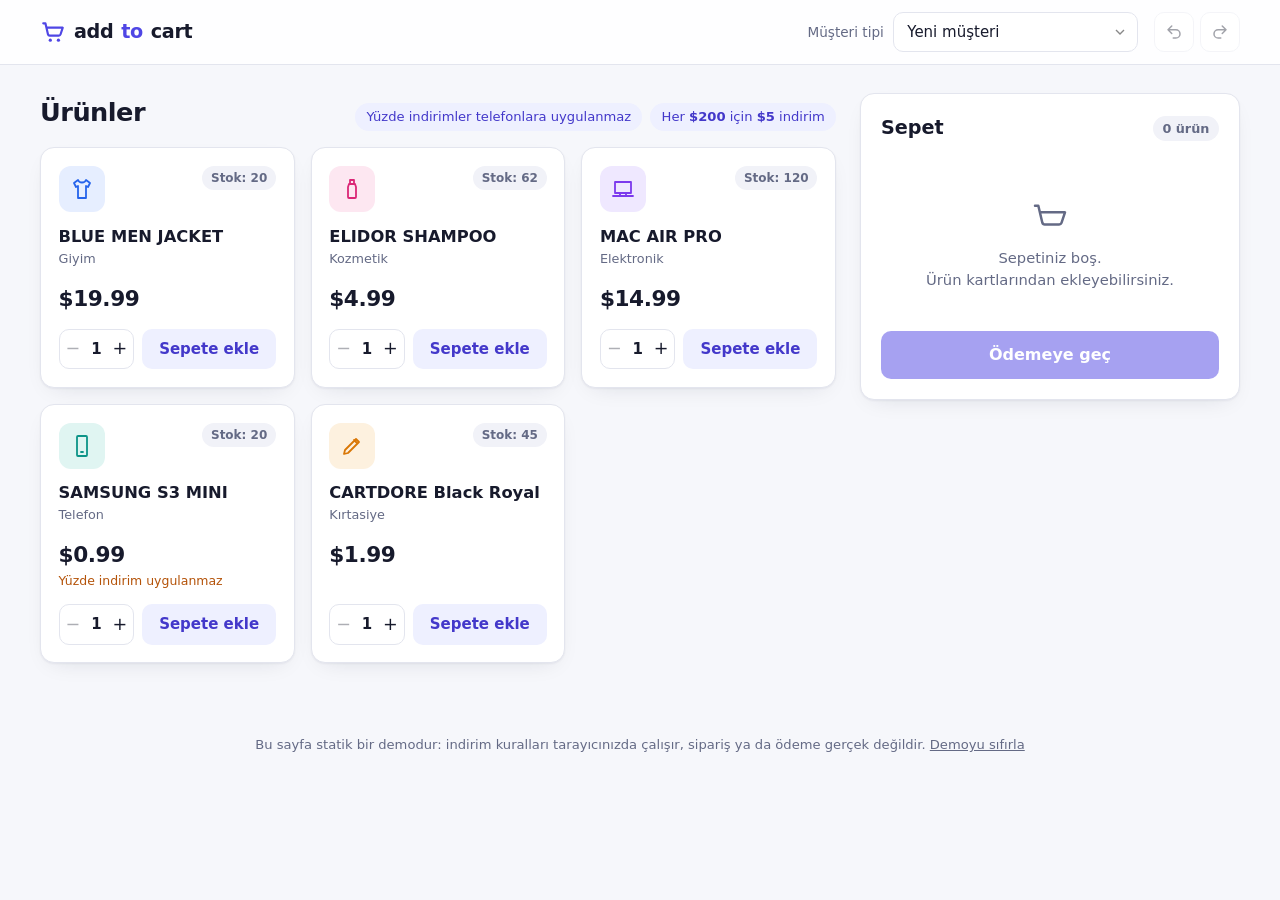
<file: docs/index.html>
<!DOCTYPE html>
<html lang="tr">
<head>
  <meta charset="utf-8">
  <meta name="viewport" content="width=device-width, initial-scale=1">
  <title>Add To Cart</title>
  <link rel="icon" href="favicon.svg" type="image/svg+xml">
  <link rel="stylesheet" href="app.css">
</head>
<body>
  <header class="topbar">
    <div class="wrap topbar-inner">
      <a class="brand" href="./">
        <svg viewBox="0 0 24 24" width="26" height="26" aria-hidden="true"><path d="M3 4h2l2.4 10.2a1.5 1.5 0 0 0 1.5 1.1h8.6a1.5 1.5 0 0 0 1.4-1l2.1-6.3H6.2" fill="none" stroke="currentColor" stroke-width="2" stroke-linecap="round" stroke-linejoin="round"/><circle cx="9.5" cy="19.5" r="1.5" fill="currentColor"/><circle cx="17" cy="19.5" r="1.5" fill="currentColor"/></svg>
        add<span>to</span>cart
      </a>

      <label class="customer">
        <span class="customer-label">Müşteri tipi</span>
        <select id="customer">
          <option value="GOLD">Gold kart · %30</option>
          <option value="SILVER">Silver kart · %20</option>
          <option value="AFFILIATE">Mağaza çalışanı · %10</option>
          <option value="LOYAL">2 yıldan eski müşteri · %5</option>
          <option value="NEW">Yeni müşteri</option>
        </select>
      </label>

      <div class="history" role="group" aria-label="Geçmiş">
        <button class="icon-btn" id="undo" type="button" title="Geri al (Ctrl+Z)" aria-label="Geri al">
          <svg viewBox="0 0 24 24" width="18" height="18" aria-hidden="true"><path d="M9 14 4 9l5-5M4 9h10.5a5.5 5.5 0 0 1 0 11H11" fill="none" stroke="currentColor" stroke-width="2" stroke-linecap="round" stroke-linejoin="round"/></svg>
        </button>
        <button class="icon-btn" id="redo" type="button" title="Yinele (Ctrl+Y)" aria-label="Yinele">
          <svg viewBox="0 0 24 24" width="18" height="18" aria-hidden="true"><path d="m15 14 5-5-5-5M20 9H9.5a5.5 5.5 0 0 0 0 11H13" fill="none" stroke="currentColor" stroke-width="2" stroke-linecap="round" stroke-linejoin="round"/></svg>
        </button>
      </div>
    </div>
  </header>

  <main class="wrap layout">
    <section aria-labelledby="products-title">
      <div class="section-head">
        <h1 id="products-title">Ürünler</h1>
        <ul class="rules">
          <li>Yüzde indirimler telefonlara uygulanmaz</li>
          <li>Her <strong>$200</strong> için <strong>$5</strong> indirim</li>
        </ul>
      </div>
      <ul class="products" id="products" aria-live="polite"></ul>
    </section>

    <aside class="cart" id="cart" aria-labelledby="cart-title">
      <div class="cart-head">
        <h2 id="cart-title">Sepet</h2>
        <span class="pill" id="cart-count">0 ürün</span>
      </div>
      <ul class="cart-items" id="cart-items"></ul>
      <div class="cart-empty" id="cart-empty">
        <svg viewBox="0 0 24 24" width="40" height="40" aria-hidden="true"><path d="M3 4h2l2.4 10.2a1.5 1.5 0 0 0 1.5 1.1h8.6a1.5 1.5 0 0 0 1.4-1l2.1-6.3H6.2" fill="none" stroke="currentColor" stroke-width="1.5" stroke-linecap="round" stroke-linejoin="round"/></svg>
        <p>Sepetiniz boş.<br>Ürün kartlarından ekleyebilirsiniz.</p>
      </div>

      <dl class="totals" id="totals" hidden>
        <div><dt>Ara toplam</dt><dd id="t-subtotal"></dd></div>
        <div class="discount" id="row-user"><dt id="t-user-label">Üye indirimi</dt><dd id="t-user"></dd></div>
        <div class="discount" id="row-bill"><dt>$200 indirimi</dt><dd id="t-bill"></dd></div>
        <div class="grand"><dt>Ödenecek tutar</dt><dd id="t-total"></dd></div>
      </dl>
      <p class="hint" id="hint" hidden></p>

      <button class="btn btn-primary btn-block" id="checkout" type="button" disabled>Ödemeye geç</button>
    </aside>
  </main>

  <dialog class="modal" id="checkout-modal" aria-labelledby="checkout-title">
    <form id="checkout-form" class="modal-body" novalidate>
      <div class="modal-head">
        <h2 id="checkout-title">Ödeme</h2>
        <button class="icon-btn" type="button" data-close aria-label="Kapat">
          <svg viewBox="0 0 24 24" width="18" height="18" aria-hidden="true"><path d="M6 6l12 12M18 6 6 18" stroke="currentColor" stroke-width="2" stroke-linecap="round"/></svg>
        </button>
      </div>

      <label class="field">
        <span>Adınız</span>
        <input id="name" type="text" autocomplete="name" placeholder="Misafir">
      </label>

      <fieldset class="field">
        <legend>Ödeme yöntemi</legend>
        <div class="choice">
          <label><input type="radio" name="payment" value="card" checked><span>Kredi kartı</span></label>
          <label><input type="radio" name="payment" value="cod"><span>Kapıda ödeme</span></label>
        </div>
      </fieldset>

      <label class="field" id="card-field">
        <span>Kart numarası</span>
        <input id="card" type="text" inputmode="numeric" autocomplete="cc-number" placeholder="4111 1111 1111 1111" maxlength="23">
        <small>Test için 4111 1111 1111 1111 kullanabilirsiniz.</small>
      </label>

      <p class="form-error" id="checkout-error" role="alert" hidden></p>

      <div class="modal-total">
        <span>Ödenecek tutar</span>
        <strong id="modal-total"></strong>
      </div>
      <button class="btn btn-primary btn-block" type="submit" id="pay">Ödemeyi tamamla</button>
    </form>

    <div class="modal-body receipt" id="receipt" hidden>
      <div class="receipt-check" aria-hidden="true">
        <svg viewBox="0 0 24 24" width="30" height="30"><path d="m5 12.5 4.5 4.5L19 7.5" fill="none" stroke="currentColor" stroke-width="2.5" stroke-linecap="round" stroke-linejoin="round"/></svg>
      </div>
      <h2>Siparişiniz alındı</h2>
      <p class="muted" id="receipt-payment"></p>
      <div class="invoice">
        <div class="invoice-meta">
          <span>Fatura</span><code id="receipt-id"></code>
          <span>Müşteri</span><strong id="receipt-customer"></strong>
        </div>
        <table>
          <thead><tr><th>Ürün</th><th class="num">Adet</th><th class="num">Tutar</th></tr></thead>
          <tbody id="receipt-items"></tbody>
        </table>
        <dl class="totals" id="receipt-totals"></dl>
      </div>
      <button class="btn btn-primary btn-block" type="button" data-close>Yeni alışveriş</button>
    </div>
  </dialog>

  <div class="mobile-bar" id="mobile-bar" hidden>
    <div><small id="mobile-count"></small><strong id="mobile-total"></strong></div>
    <a class="btn btn-primary" href="#cart">Sepete git</a>
  </div>

  <footer class="wrap muted" style="padding: 1.5rem 0 5rem; font-size: 0.82rem; text-align: center;">
    Bu sayfa statik bir demodur: indirim kuralları tarayıcınızda çalışır, sipariş ya da ödeme gerçek değildir.
    <a href="#" data-demo-reset style="color: inherit;">Demoyu sıfırla</a>
  </footer>

  <div class="toasts" id="toasts" aria-live="polite"></div>

  <!-- Pages demosu: /api/* isteklerini tarayıcıda yanıtlar (bkz. demo-api.js). -->
  <script src="demo-api.js"></script>
  <script src="app.js"></script>
</body>
</html>
</file>
<file: docs/app.css>
:root {
  --bg: #f6f7fb;
  --surface: #ffffff;
  --surface-2: #f1f2f8;
  --line: #e3e5ee;
  --text: #171a2c;
  --muted: #646a85;
  --accent: #4f46e5;
  --accent-strong: #4338ca;
  --accent-soft: #eef0ff;
  --on-accent: #ffffff;
  --success: #0f9d6b;
  --success-soft: #e5f7f0;
  --warn: #b45309;
  --warn-soft: #fff4e0;
  --danger: #c2334d;
  --radius: 14px;
  --shadow: 0 1px 2px rgba(20, 24, 50, 0.05), 0 8px 24px -12px rgba(20, 24, 50, 0.15);
  --font: ui-sans-serif, system-ui, -apple-system, "Segoe UI", Roboto, "Helvetica Neue", Arial, sans-serif;
  color-scheme: light;
}

@media (prefers-color-scheme: dark) {
  :root {
    --bg: #0f1120;
    --surface: #171a2e;
    --surface-2: #1f2340;
    --line: #2b3054;
    --text: #eceefa;
    --muted: #9aa0c0;
    --accent: #8b85ff;
    --accent-strong: #a19cff;
    --accent-soft: #25264f;
    --on-accent: #0f1120;
    --success: #3ccf98;
    --success-soft: #133a2f;
    --warn: #f3b05a;
    --warn-soft: #3a2c16;
    --danger: #ff7b93;
    --shadow: 0 1px 2px rgba(0, 0, 0, 0.3), 0 10px 30px -14px rgba(0, 0, 0, 0.6);
    color-scheme: dark;
  }
}

*, *::before, *::after { box-sizing: border-box; }
body { margin: 0; background: var(--bg); color: var(--text); font: 15px/1.5 var(--font); -webkit-font-smoothing: antialiased; }
h1, h2, p, ul, dl, dd { margin: 0; }
ul { list-style: none; padding: 0; }
button, input, select { font: inherit; color: inherit; }
:focus-visible { outline: 3px solid color-mix(in srgb, var(--accent) 55%, transparent); outline-offset: 2px; }
[hidden] { display: none !important; }

.wrap { width: min(1200px, 100% - 2rem); margin-inline: auto; }
.muted { color: var(--muted); }

/* Üst bar */
.topbar {
  position: sticky; top: 0; z-index: 10;
  background: color-mix(in srgb, var(--surface) 85%, transparent);
  backdrop-filter: blur(12px); -webkit-backdrop-filter: blur(12px);
  border-bottom: 1px solid var(--line);
}
.topbar-inner { display: flex; align-items: center; gap: 1rem; min-height: 64px; flex-wrap: wrap; padding-block: 0.5rem; }
.brand { display: inline-flex; align-items: center; gap: 0.5rem; margin-right: auto; color: var(--text); text-decoration: none; font-weight: 800; font-size: 1.2rem; letter-spacing: -0.02em; }
.brand svg { color: var(--accent); }
.brand span { color: var(--accent); }

.customer { display: flex; align-items: center; gap: 0.6rem; }
.customer-label { font-size: 0.85rem; color: var(--muted); }
select {
  min-height: 40px; padding: 0.4rem 2.2rem 0.4rem 0.8rem; border-radius: 10px;
  border: 1px solid var(--line); background: var(--surface);
  appearance: none; cursor: pointer;
  background-image: url("data:image/svg+xml,%3Csvg xmlns='http://www.w3.org/2000/svg' viewBox='0 0 24 24'%3E%3Cpath d='m6 9 6 6 6-6' fill='none' stroke='%23888' stroke-width='2'/%3E%3C/svg%3E");
  background-repeat: no-repeat; background-position: right 0.6rem center; background-size: 16px;
}

.history { display: flex; gap: 0.35rem; }
.icon-btn {
  display: inline-grid; place-items: center; width: 40px; height: 40px;
  border-radius: 10px; border: 1px solid var(--line); background: var(--surface);
  cursor: pointer; transition: background-color 0.15s, border-color 0.15s;
}
.icon-btn:hover:not(:disabled) { border-color: var(--accent); color: var(--accent); }
.icon-btn:disabled { opacity: 0.4; cursor: not-allowed; }

/* Yerleşim */
.layout { display: grid; grid-template-columns: minmax(0, 1fr) 380px; gap: 1.5rem; align-items: start; padding-block: 1.75rem 3rem; }
.section-head { display: flex; flex-wrap: wrap; align-items: baseline; justify-content: space-between; gap: 0.75rem; margin-bottom: 1rem; }
h1 { font-size: 1.6rem; letter-spacing: -0.02em; }
.rules { display: flex; flex-wrap: wrap; gap: 0.5rem; }
.rules li { padding: 0.25rem 0.7rem; border-radius: 999px; background: var(--accent-soft); color: var(--accent-strong); font-size: 0.82rem; }

/* Ürün kartları */
.products { display: grid; gap: 1rem; grid-template-columns: repeat(auto-fill, minmax(250px, 1fr)); }
.product {
  display: flex; flex-direction: column; gap: 0.85rem; padding: 1.1rem;
  background: var(--surface); border: 1px solid var(--line); border-radius: var(--radius);
  box-shadow: var(--shadow); transition: transform 0.15s, border-color 0.15s;
}
.product:hover { transform: translateY(-2px); border-color: color-mix(in srgb, var(--accent) 40%, var(--line)); }
.product-top { display: flex; align-items: flex-start; justify-content: space-between; gap: 0.5rem; }
.type-icon { display: grid; place-items: center; width: 46px; height: 46px; border-radius: 12px; background: var(--tone-soft); color: var(--tone); }
.product h3 { margin: 0; font-size: 1.02rem; line-height: 1.3; }
.product .type { font-size: 0.8rem; color: var(--muted); }
.price { font-size: 1.35rem; font-weight: 750; letter-spacing: -0.02em; font-variant-numeric: tabular-nums; }
.note { font-size: 0.78rem; color: var(--warn); }

.stock { font-size: 0.75rem; font-weight: 600; padding: 0.2rem 0.55rem; border-radius: 999px; background: var(--surface-2); color: var(--muted); white-space: nowrap; }
.stock.low { background: var(--warn-soft); color: var(--warn); }
.stock.out { background: color-mix(in srgb, var(--danger) 14%, transparent); color: var(--danger); }

.product-actions { display: flex; gap: 0.5rem; margin-top: auto; }
.stepper { display: inline-flex; align-items: center; border: 1px solid var(--line); border-radius: 10px; overflow: hidden; background: var(--surface); }
.stepper button { width: 34px; height: 38px; border: 0; background: transparent; cursor: pointer; font-size: 1.1rem; line-height: 1; }
.stepper button:hover:not(:disabled) { background: var(--surface-2); }
.stepper button:disabled { opacity: 0.35; cursor: not-allowed; }
.stepper output, .stepper input { width: 2.4rem; text-align: center; font-variant-numeric: tabular-nums; font-weight: 600; }
.stepper input { border: 0; background: transparent; padding: 0; -moz-appearance: textfield; }
.stepper input::-webkit-inner-spin-button { -webkit-appearance: none; }

.tone-CLOTHING { --tone: #2563eb; --tone-soft: #e6eeff; }
.tone-COSMETICS { --tone: #db2777; --tone-soft: #fde7f1; }
.tone-ELECTRONICS { --tone: #7c3aed; --tone-soft: #efe8ff; }
.tone-PHONE { --tone: #0d9488; --tone-soft: #e0f5f2; }
.tone-STATIONERY { --tone: #d97706; --tone-soft: #fdf1df; }
@media (prefers-color-scheme: dark) {
  .tone-CLOTHING { --tone: #7aa5ff; --tone-soft: #1c2a50; }
  .tone-COSMETICS { --tone: #ff8cc3; --tone-soft: #3d1d33; }
  .tone-ELECTRONICS { --tone: #b896ff; --tone-soft: #2c2150; }
  .tone-PHONE { --tone: #4fd1c0; --tone-soft: #143633; }
  .tone-STATIONERY { --tone: #fbbf62; --tone-soft: #3b2b14; }
}

/* Butonlar */
.btn {
  display: inline-flex; align-items: center; justify-content: center; gap: 0.45rem;
  min-height: 40px; padding: 0.5rem 1rem; border-radius: 10px; border: 1px solid transparent;
  font-weight: 650; white-space: nowrap; text-decoration: none; cursor: pointer; transition: background-color 0.15s, transform 0.1s;
}
.btn:active:not(:disabled) { transform: translateY(1px); }
.btn:disabled { opacity: 0.5; cursor: not-allowed; }
.btn-primary { background: var(--accent); color: var(--on-accent); }
.btn-primary:hover:not(:disabled) { background: var(--accent-strong); }
.btn-soft { flex: 1; background: var(--accent-soft); color: var(--accent-strong); }
.btn-soft:hover:not(:disabled) { background: var(--accent); color: var(--on-accent); }
.btn-block { width: 100%; min-height: 48px; font-size: 1rem; }

/* Sepet */
.cart {
  position: sticky; top: 88px;
  display: flex; flex-direction: column; gap: 1rem; padding: 1.25rem;
  background: var(--surface); border: 1px solid var(--line); border-radius: var(--radius); box-shadow: var(--shadow);
  max-height: calc(100dvh - 110px); overflow: auto;
}
.cart-head { display: flex; align-items: center; justify-content: space-between; }
.cart-head h2 { font-size: 1.2rem; }
.pill { font-size: 0.8rem; font-weight: 600; padding: 0.2rem 0.6rem; border-radius: 999px; background: var(--surface-2); color: var(--muted); }

.cart-items { display: flex; flex-direction: column; gap: 0.75rem; }
.cart-item { display: grid; grid-template-columns: 36px 1fr auto; gap: 0.25rem 0.75rem; align-items: center; padding-bottom: 0.75rem; border-bottom: 1px dashed var(--line); }
.cart-item .type-icon { width: 36px; height: 36px; border-radius: 10px; grid-row: span 2; }
.cart-item .name { font-weight: 600; font-size: 0.93rem; line-height: 1.3; }
.cart-item .line { font-weight: 700; font-variant-numeric: tabular-nums; text-align: right; }
.cart-item .controls { grid-column: 2 / 4; display: flex; align-items: center; justify-content: space-between; gap: 0.5rem; }
.cart-item .unit { font-size: 0.8rem; color: var(--muted); }
.cart-item .stepper button { width: 30px; height: 30px; }
.cart-item .stepper output { width: 2rem; }
.remove { border: 0; background: transparent; color: var(--muted); cursor: pointer; font-size: 0.8rem; padding: 0.25rem; }
.remove:hover { color: var(--danger); }

.cart-empty { display: grid; justify-items: center; gap: 0.5rem; padding: 1.5rem 0.5rem; color: var(--muted); text-align: center; font-size: 0.92rem; }

.totals { display: grid; gap: 0.45rem; font-variant-numeric: tabular-nums; }
.totals > div { display: flex; justify-content: space-between; gap: 1rem; }
.totals dt { color: var(--muted); }
.totals .discount dd { color: var(--success); font-weight: 600; }
.totals .grand { margin-top: 0.35rem; padding-top: 0.7rem; border-top: 1px solid var(--line); align-items: baseline; }
.totals .grand dt { color: var(--text); font-weight: 650; }
.totals .grand dd { font-size: 1.5rem; font-weight: 800; letter-spacing: -0.02em; }

.hint { font-size: 0.82rem; padding: 0.55rem 0.75rem; border-radius: 10px; background: var(--success-soft); color: var(--success); }

/* Ödeme penceresi */
.modal {
  width: min(460px, 100% - 2rem); padding: 0; border: 1px solid var(--line); border-radius: 18px;
  background: var(--surface); color: var(--text); box-shadow: 0 30px 80px -20px rgba(10, 12, 30, 0.5);
}
.modal::backdrop { background: rgba(10, 12, 30, 0.45); backdrop-filter: blur(3px); }
.modal[open] { animation: pop 0.2s ease-out; }
@keyframes pop { from { opacity: 0; transform: translateY(10px) scale(0.98); } }
.modal-body { display: flex; flex-direction: column; gap: 1rem; padding: 1.4rem; }
.modal-head { display: flex; align-items: center; justify-content: space-between; }
.modal-head h2 { font-size: 1.25rem; }

.field { display: flex; flex-direction: column; gap: 0.35rem; margin: 0; padding: 0; border: 0; }
.field > span, .field legend { font-size: 0.85rem; font-weight: 600; padding: 0; margin-bottom: 0.35rem; }
.field input[type="text"] {
  min-height: 44px; padding: 0.5rem 0.8rem; border-radius: 10px;
  border: 1px solid var(--line); background: var(--surface-2); letter-spacing: 0.02em;
}
.field input[type="text"]:focus { outline: none; border-color: var(--accent); box-shadow: 0 0 0 3px var(--accent-soft); }
.field input.invalid { border-color: var(--danger); }
.field small { color: var(--muted); font-size: 0.78rem; }
.choice { display: grid; grid-template-columns: 1fr 1fr; gap: 0.5rem; }
.choice label { position: relative; }
.choice input { position: absolute; opacity: 0; }
.choice span {
  display: flex; align-items: center; justify-content: center; min-height: 44px; border-radius: 10px;
  border: 1px solid var(--line); cursor: pointer; font-weight: 600; transition: border-color 0.15s, background-color 0.15s;
}
.choice input:checked + span { border-color: var(--accent); background: var(--accent-soft); color: var(--accent-strong); }
.choice input:focus-visible + span { outline: 3px solid color-mix(in srgb, var(--accent) 55%, transparent); }

.form-error { padding: 0.6rem 0.8rem; border-radius: 10px; background: color-mix(in srgb, var(--danger) 12%, transparent); color: var(--danger); font-size: 0.9rem; }
.modal-total { display: flex; justify-content: space-between; align-items: baseline; padding-top: 0.75rem; border-top: 1px solid var(--line); }
.modal-total strong { font-size: 1.4rem; font-variant-numeric: tabular-nums; }

/* Fatura */
.receipt { text-align: center; }
.receipt-check { display: grid; place-items: center; width: 56px; height: 56px; margin: 0.25rem auto 0; border-radius: 50%; background: var(--success-soft); color: var(--success); }
.invoice { text-align: left; padding: 1rem; border-radius: 12px; background: var(--surface-2); border: 1px solid var(--line); }
.invoice-meta { display: grid; grid-template-columns: auto 1fr; gap: 0.2rem 0.8rem; font-size: 0.82rem; margin-bottom: 0.75rem; }
.invoice-meta span { color: var(--muted); }
.invoice-meta code { font-size: 0.78rem; overflow-wrap: anywhere; }
.invoice table { width: 100%; border-collapse: collapse; font-size: 0.88rem; margin-bottom: 0.75rem; font-variant-numeric: tabular-nums; }
.invoice th { text-align: left; font-size: 0.75rem; color: var(--muted); font-weight: 600; padding-bottom: 0.35rem; border-bottom: 1px solid var(--line); }
.invoice td { padding: 0.35rem 0; border-bottom: 1px dashed var(--line); }
.invoice .num { text-align: right; }

/* Bildirimler */
.toasts { position: fixed; bottom: 1rem; left: 50%; translate: -50% 0; display: grid; gap: 0.5rem; z-index: 50; width: min(420px, 100% - 2rem); }
.toast {
  padding: 0.7rem 1rem; border-radius: 12px; background: var(--text); color: var(--bg);
  font-size: 0.9rem; box-shadow: var(--shadow); animation: toast-in 0.2s ease-out;
}
.toast.error { background: var(--danger); color: #fff; }
@keyframes toast-in { from { opacity: 0; transform: translateY(8px); } }

@media (max-width: 900px) {
  .layout { grid-template-columns: 1fr; }
  .cart { position: static; max-height: none; }
  .customer-label { display: none; }
}

@media (prefers-reduced-motion: reduce) {
  *, *::before, *::after { animation: none !important; transition: none !important; }
}

/* Mobilde sepet sayfanın altında kaldığı için toplamı gösteren sabit çubuk */
.mobile-bar { display: none; }
@media (max-width: 900px) {
  .mobile-bar:not([hidden]) {
    position: fixed; left: 0; right: 0; bottom: 0; z-index: 20;
    display: flex; align-items: center; justify-content: space-between; gap: 1rem;
    padding: 0.75rem max(1rem, env(safe-area-inset-right)) calc(0.75rem + env(safe-area-inset-bottom)) max(1rem, env(safe-area-inset-left));
    background: var(--surface); border-top: 1px solid var(--line); box-shadow: 0 -8px 24px -12px rgba(0, 0, 0, 0.3);
  }
  .mobile-bar strong { font-size: 1.15rem; font-variant-numeric: tabular-nums; }
  .mobile-bar small { display: block; color: var(--muted); font-size: 0.78rem; }
  body:has(.mobile-bar:not([hidden])) .layout { padding-bottom: 6rem; }
  .toasts { bottom: 5.5rem; }
}
</file>
